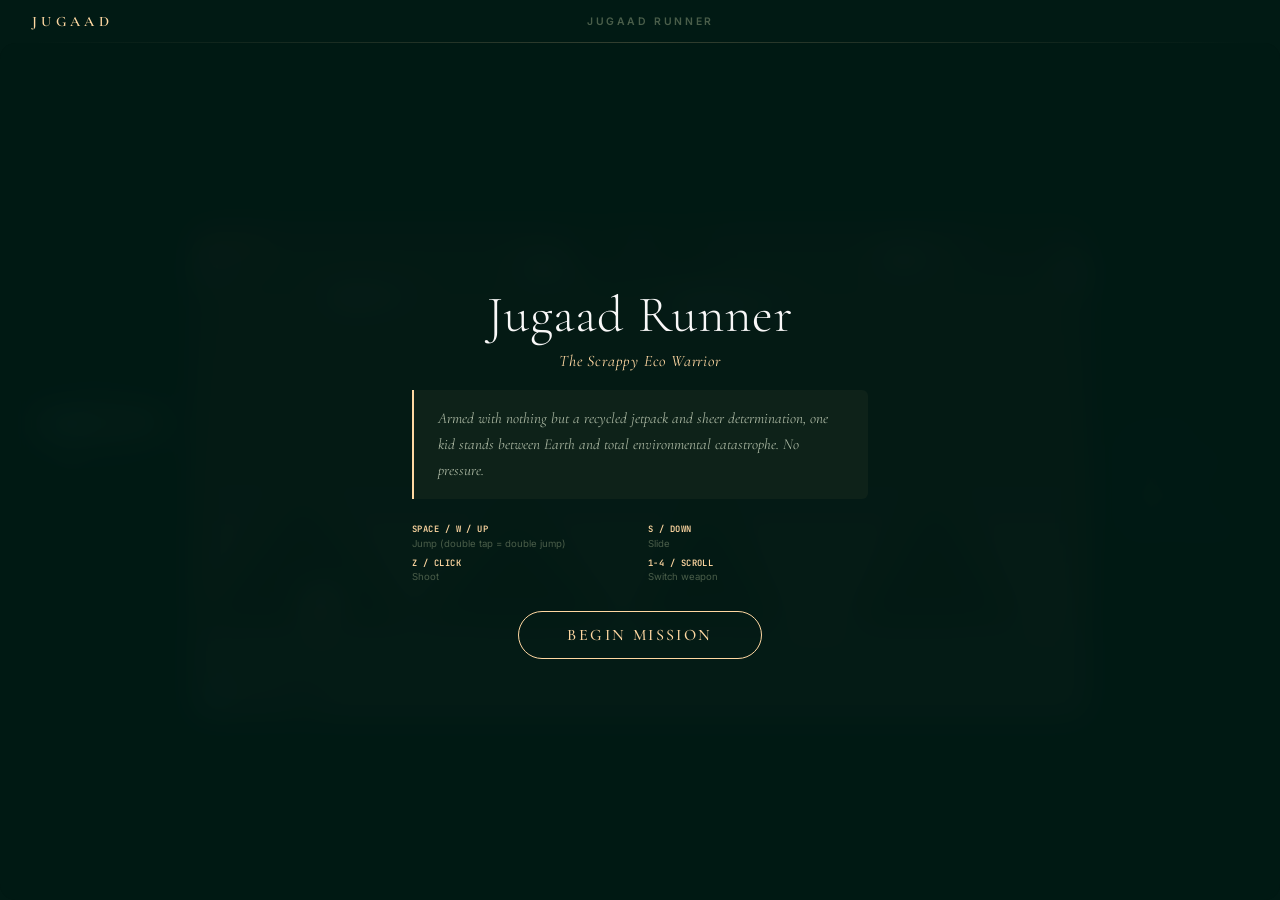
<file: static/game.html>
<!DOCTYPE html>
<html lang="en">
<head>
    <meta charset="UTF-8">
    <meta name="viewport" content="width=device-width, initial-scale=1.0">
    <title>Jugaad Runner — The Scrappy Eco Warrior</title>
    <link rel="preconnect" href="https://fonts.googleapis.com">
    <link rel="preconnect" href="https://fonts.gstatic.com" crossorigin>
    <link href="https://fonts.googleapis.com/css2?family=Cormorant+Garamond:ital,wght@0,300;0,400;0,500;0,600;0,700;1,400&family=Inter:wght@300;400;500;600&family=JetBrains+Mono:wght@400;500&display=swap" rel="stylesheet">
    <link rel="stylesheet" href="/static/css/game.css">
</head>
<body>
    <nav class="game-nav">
        <a href="/" class="nav-back">JUGAAD</a>
        <div class="nav-title">JUGAAD RUNNER</div>
        <div class="nav-spacer"></div>
    </nav>

    <div class="game-wrapper" id="game-wrapper">
        <canvas id="game-canvas"></canvas>

        <!-- HUD overlay (rendered on canvas, but weapon sidebar is HTML) -->
        <div class="weapon-sidebar" id="weapon-sidebar">
            <div class="weapon-sidebar-title">WEAPONS</div>
            <div class="weapon-slot active" data-weapon="0" id="weapon-0">
                <span class="weapon-key">1</span>
                <span class="weapon-icon weapon-icon-water"></span>
                <div class="weapon-info">
                    <span class="weapon-name">Water Cannon</span>
                    <span class="weapon-status">EQUIPPED</span>
                </div>
            </div>
            <div class="weapon-slot locked" data-weapon="1" id="weapon-1">
                <span class="weapon-key">2</span>
                <span class="weapon-icon weapon-icon-solar"></span>
                <div class="weapon-info">
                    <span class="weapon-name">Solar Beam</span>
                    <span class="weapon-status">500 PTS</span>
                </div>
            </div>
            <div class="weapon-slot locked" data-weapon="2" id="weapon-2">
                <span class="weapon-key">3</span>
                <span class="weapon-icon weapon-icon-recycle"></span>
                <div class="weapon-info">
                    <span class="weapon-name">Recycling Ray</span>
                    <span class="weapon-status">1500 PTS</span>
                </div>
            </div>
            <div class="weapon-slot locked" data-weapon="3" id="weapon-3">
                <span class="weapon-key">4</span>
                <span class="weapon-icon weapon-icon-nature"></span>
                <div class="weapon-info">
                    <span class="weapon-name">Nature's Wrath</span>
                    <span class="weapon-status">3000 PTS</span>
                </div>
            </div>
        </div>

        <!-- Controls Help (right side) -->
        <div class="controls-help" id="controls-help">
            <div class="controls-help-title">CONTROLS</div>
            <div class="control-hint">
                <span class="control-hint-key">SPACE</span>
                <span class="control-hint-desc">Jump</span>
            </div>
            <div class="control-hint">
                <span class="control-hint-key">x2</span>
                <span class="control-hint-desc">Double jump</span>
            </div>
            <div class="control-hint">
                <span class="control-hint-key">S / DOWN</span>
                <span class="control-hint-desc">Slide</span>
            </div>
            <div class="control-hint">
                <span class="control-hint-key">Z / CLICK</span>
                <span class="control-hint-desc">Shoot</span>
            </div>
            <div class="control-hint">
                <span class="control-hint-key">1-4</span>
                <span class="control-hint-desc">Switch weapon</span>
            </div>
        </div>

        <!-- Start screen overlay -->
        <div class="overlay" id="start-overlay">
            <div class="overlay-content">
                <h1 class="overlay-title">Jugaad Runner</h1>
                <p class="overlay-tagline">The Scrappy Eco Warrior</p>
                <div class="overlay-story">
                    Armed with nothing but a recycled jetpack and sheer determination, one kid stands between Earth and total environmental catastrophe. No pressure.
                </div>
                <div class="overlay-controls">
                    <div class="control-group">
                        <span class="control-key">SPACE / W / UP</span>
                        <span class="control-desc">Jump (double tap = double jump)</span>
                    </div>
                    <div class="control-group">
                        <span class="control-key">S / DOWN</span>
                        <span class="control-desc">Slide</span>
                    </div>
                    <div class="control-group">
                        <span class="control-key">Z / CLICK</span>
                        <span class="control-desc">Shoot</span>
                    </div>
                    <div class="control-group">
                        <span class="control-key">1-4 / SCROLL</span>
                        <span class="control-desc">Switch weapon</span>
                    </div>
                </div>
                <button class="btn-play" id="btn-start">BEGIN MISSION</button>
            </div>
        </div>

        <!-- Game over overlay -->
        <div class="overlay hidden" id="gameover-overlay">
            <div class="overlay-content">
                <h1 class="overlay-title gameover-title" id="gameover-title">GAME OVER</h1>
                <p class="death-quip" id="death-quip"></p>
                <div class="gameover-stats">
                    <div class="gameover-stat">
                        <span class="gameover-stat-value" id="final-score">0</span>
                        <span class="gameover-stat-label">SCORE</span>
                    </div>
                    <div class="gameover-stat">
                        <span class="gameover-stat-value" id="final-distance">0m</span>
                        <span class="gameover-stat-label">DISTANCE</span>
                    </div>
                    <div class="gameover-stat">
                        <span class="gameover-stat-value" id="final-kills">0</span>
                        <span class="gameover-stat-label">ENEMIES</span>
                    </div>
                    <div class="gameover-stat">
                        <span class="gameover-stat-value" id="final-combo">0x</span>
                        <span class="gameover-stat-label">BEST COMBO</span>
                    </div>
                </div>
                <div class="eco-fact" id="eco-fact"></div>
                <div class="gameover-buttons">
                    <button class="btn-play" id="btn-restart">PLAY AGAIN</button>
                    <a href="/" class="btn-back">BACK TO JUGAAD</a>
                </div>
            </div>
        </div>

        <!-- Weapon unlock notification -->
        <div class="weapon-unlock hidden" id="weapon-unlock">
            <div class="weapon-unlock-inner">
                <span class="weapon-unlock-label">WEAPON UNLOCKED</span>
                <span class="weapon-unlock-name" id="weapon-unlock-name"></span>
            </div>
        </div>
    </div>

    <script src="/static/js/game.js"></script>
</body>
</html>
</file>
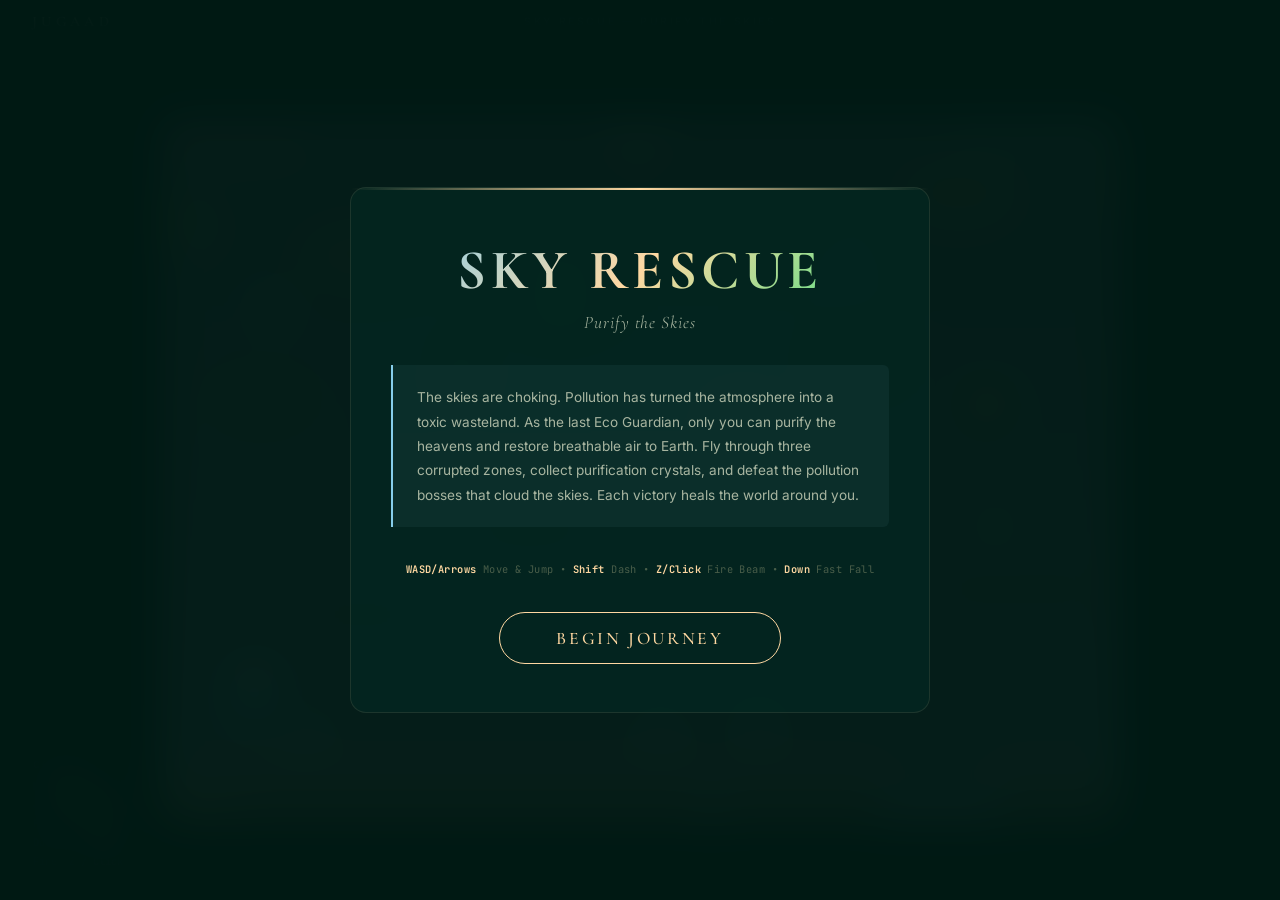
<file: static/skyrescue.html>
<!DOCTYPE html>
<html lang="en">
<head>
    <meta charset="UTF-8">
    <meta name="viewport" content="width=device-width, initial-scale=1.0">
    <title>Sky Rescue — Purify the Skies</title>
    <link rel="preconnect" href="https://fonts.googleapis.com">
    <link rel="preconnect" href="https://fonts.gstatic.com" crossorigin>
    <link href="https://fonts.googleapis.com/css2?family=Cormorant+Garamond:ital,wght@0,300;0,400;0,500;0,600;0,700;1,400&family=Inter:wght@300;400;500;600&family=JetBrains+Mono:wght@400;500&display=swap" rel="stylesheet">
    <link rel="stylesheet" href="/static/css/skyrescue.css">
</head>
<body>
    <nav class="game-nav">
        <a href="/" class="nav-back">JUGAAD</a>
        <div class="nav-title">SKY RESCUE — PURIFY THE SKIES</div>
        <div class="nav-spacer"></div>
    </nav>

    <div class="game-wrapper">
        <canvas id="game-canvas"></canvas>
    </div>

    <!-- Controls Help -->
    <div class="controls-help" id="controls-help">
        <h4>Controls</h4>
        <div class="control-row"><span class="label">Move</span><span class="keys">A/D, Arrows</span></div>
        <div class="control-row"><span class="label">Jump</span><span class="keys">W/Space/Up</span></div>
        <div class="control-row"><span class="label">Fast Fall</span><span class="keys">S/Down</span></div>
        <div class="control-row"><span class="label">Dash</span><span class="keys">Shift</span></div>
        <div class="control-row"><span class="label">Fire</span><span class="keys">Z / Click</span></div>
    </div>

    <!-- Start Screen -->
    <div class="start-overlay" id="start-overlay">
        <div class="start-content">
            <h1 class="start-title">SKY RESCUE</h1>
            <p class="start-subtitle">Purify the Skies</p>
            <div class="start-story">
                The skies are choking. Pollution has turned the atmosphere into a toxic wasteland.
                As the last Eco Guardian, only you can purify the heavens and restore breathable air
                to Earth. Fly through three corrupted zones, collect purification crystals, and defeat
                the pollution bosses that cloud the skies. Each victory heals the world around you.
            </div>
            <div class="start-controls">
                <span class="key">WASD/Arrows</span> Move &amp; Jump &bull;
                <span class="key">Shift</span> Dash &bull;
                <span class="key">Z/Click</span> Fire Beam &bull;
                <span class="key">Down</span> Fast Fall
            </div>
            <button class="btn-start" id="btn-start">BEGIN JOURNEY</button>
        </div>
    </div>

    <!-- Game Over Overlay -->
    <div class="end-overlay" id="gameover-overlay">
        <div class="end-content">
            <h2 class="end-title defeat" id="gameover-title">SKIES DARKEN</h2>
            <p class="end-subtitle" id="gameover-subtitle">The pollution prevails... for now.</p>
            <div class="end-stats" id="gameover-stats"></div>
            <div class="eco-fact" id="gameover-fact"></div>
            <div class="end-buttons">
                <button class="btn-retry" id="btn-retry">TRY AGAIN</button>
                <a href="/" class="btn-home">Return Home</a>
            </div>
        </div>
    </div>

    <!-- Victory Overlay -->
    <div class="end-overlay" id="victory-overlay">
        <div class="end-content">
            <h2 class="end-title victory">SKIES RESTORED</h2>
            <p class="end-subtitle">The Eco Guardian has purified the atmosphere.</p>
            <div class="end-stats" id="victory-stats"></div>
            <div class="eco-fact" id="victory-fact"></div>
            <div class="end-buttons">
                <button class="btn-retry" id="btn-replay">PLAY AGAIN</button>
                <a href="/" class="btn-home">Return Home</a>
            </div>
        </div>
    </div>

    <script src="/static/js/skyrescue.js"></script>
</body>
</html>
</file>
<file: static/css/game.css>
/* ==========================================================================
   Jugaad Runner — Game Page Styles
   Matches the premium dark Jugaad aesthetic
   ========================================================================== */

*, *::before, *::after { margin: 0; padding: 0; box-sizing: border-box; }

:root {
    --bg-deep:      #011a14;
    --bg-primary:   #022b23;
    --border:       rgba(255, 216, 162, 0.1);
    --border-glow:  rgba(255, 216, 162, 0.2);
    --text-primary: #f9f8f8;
    --text-secondary: #a8b5a0;
    --text-dim:     #4a5e4a;
    --gold:         #ffd8a2;
    --gold-bright:  #ffe4b5;
    --gold-glow:    rgba(255, 216, 162, 0.3);

    --font-display: 'Cormorant Garamond', Georgia, serif;
    --font-body:    'Inter', -apple-system, BlinkMacSystemFont, sans-serif;
    --font-mono:    'JetBrains Mono', 'Consolas', monospace;

    --radius:    16px;
    --radius-sm: 10px;
    --radius-xs: 6px;
}

html, body {
    height: 100%;
    overflow: hidden;
}

body {
    font-family: var(--font-body);
    background: var(--bg-deep);
    color: var(--text-primary);
    display: flex;
    flex-direction: column;
}

/* --- Navigation --- */
.game-nav {
    display: flex;
    align-items: center;
    justify-content: space-between;
    padding: 0.8rem 2rem;
    position: relative;
    z-index: 20;
    flex-shrink: 0;
}

.game-nav::after {
    content: '';
    position: absolute;
    bottom: 0;
    left: 2rem;
    right: 2rem;
    height: 1px;
    background: linear-gradient(90deg, transparent, var(--border-glow), transparent);
}

.nav-back {
    font-family: var(--font-display);
    font-size: 0.9rem;
    font-weight: 600;
    letter-spacing: 0.3em;
    color: var(--gold);
    text-decoration: none;
    transition: opacity 0.3s ease;
}

.nav-back:hover { opacity: 0.7; }

.nav-title {
    font-family: var(--font-body);
    font-size: 0.65rem;
    font-weight: 600;
    letter-spacing: 0.25em;
    color: var(--text-dim);
    text-transform: uppercase;
}

.nav-spacer { width: 60px; }

/* --- Game Wrapper --- */
.game-wrapper {
    flex: 1;
    display: flex;
    align-items: center;
    justify-content: center;
    position: relative;
    padding: 0.5rem;
    min-height: 0;
}

#game-canvas {
    display: block;
    width: 100%;
    max-width: 900px;
    border-radius: var(--radius);
    border: 1px solid var(--border);
    background: #0a0a0a;
    cursor: crosshair;
}

/* --- Weapon Sidebar --- */
.weapon-sidebar {
    position: absolute;
    left: max(0.5rem, calc(50% - 450px - 170px));
    top: 50%;
    transform: translateY(-50%);
    width: 155px;
    background: rgba(1, 26, 20, 0.85);
    backdrop-filter: blur(12px);
    border: 1px solid var(--border);
    border-radius: var(--radius-sm);
    padding: 0.6rem;
    z-index: 10;
    display: flex;
    flex-direction: column;
    gap: 0.35rem;
}

.weapon-sidebar-title {
    font-family: var(--font-body);
    font-size: 0.5rem;
    font-weight: 600;
    letter-spacing: 0.25em;
    color: var(--text-dim);
    text-align: center;
    padding-bottom: 0.4rem;
    border-bottom: 1px solid var(--border);
    margin-bottom: 0.15rem;
}

.weapon-slot {
    display: flex;
    align-items: center;
    gap: 0.45rem;
    padding: 0.4rem 0.5rem;
    border-radius: var(--radius-xs);
    cursor: pointer;
    transition: all 0.2s ease;
    border: 1px solid transparent;
}

.weapon-slot:hover { background: rgba(255, 216, 162, 0.06); }

.weapon-slot.active {
    background: rgba(255, 216, 162, 0.12);
    border-color: var(--gold);
}

.weapon-slot.locked {
    opacity: 0.35;
    cursor: default;
    pointer-events: none;
}

.weapon-slot.unlocked { opacity: 1; pointer-events: auto; }

.weapon-key {
    font-family: var(--font-mono);
    font-size: 0.55rem;
    font-weight: 600;
    color: var(--text-dim);
    background: rgba(255, 255, 255, 0.08);
    padding: 0.1rem 0.3rem;
    border-radius: 3px;
    min-width: 1rem;
    text-align: center;
}

.weapon-icon {
    width: 14px;
    height: 14px;
    border-radius: 50%;
    flex-shrink: 0;
}

.weapon-icon-water { background: #4fc3f7; box-shadow: 0 0 6px rgba(79, 195, 247, 0.5); }
.weapon-icon-solar { background: #ffd54f; box-shadow: 0 0 6px rgba(255, 213, 79, 0.5); }
.weapon-icon-recycle { background: #66bb6a; box-shadow: 0 0 6px rgba(102, 187, 106, 0.5); }
.weapon-icon-nature { background: #8bc34a; box-shadow: 0 0 6px rgba(139, 195, 74, 0.5); }

.weapon-info {
    display: flex;
    flex-direction: column;
    gap: 0.05rem;
    overflow: hidden;
}

.weapon-name {
    font-family: var(--font-body);
    font-size: 0.5rem;
    font-weight: 500;
    color: var(--text-secondary);
    text-transform: uppercase;
    letter-spacing: 0.03em;
    white-space: nowrap;
}

.weapon-slot.active .weapon-name { color: var(--gold); }

.weapon-status {
    font-family: var(--font-mono);
    font-size: 0.4rem;
    color: var(--text-dim);
    letter-spacing: 0.05em;
}

.weapon-slot.active .weapon-status { color: var(--gold-bright); }

/* --- Overlays (Start / Game Over) --- */
.overlay {
    position: absolute;
    inset: 0;
    display: flex;
    align-items: center;
    justify-content: center;
    background: rgba(1, 26, 20, 0.92);
    backdrop-filter: blur(16px);
    border-radius: var(--radius);
    z-index: 50;
    animation: overlay-in 0.5s ease;
}

.overlay.hidden { display: none; }

@keyframes overlay-in {
    from { opacity: 0; }
    to   { opacity: 1; }
}

.overlay-content {
    text-align: center;
    max-width: 520px;
    padding: 2rem;
}

.overlay-title {
    font-family: var(--font-display);
    font-size: clamp(2rem, 5vw, 3.2rem);
    font-weight: 300;
    color: var(--text-primary);
    letter-spacing: 0.02em;
    margin-bottom: 0.3rem;
}

.overlay-tagline {
    font-family: var(--font-display);
    font-size: 1rem;
    font-weight: 400;
    font-style: italic;
    color: var(--gold);
    margin-bottom: 1.2rem;
    letter-spacing: 0.05em;
}

.overlay-story {
    font-family: var(--font-display);
    font-size: 0.95rem;
    font-weight: 400;
    font-style: italic;
    color: var(--text-secondary);
    line-height: 1.7;
    padding: 1rem 1.5rem;
    margin-bottom: 1.5rem;
    background: rgba(255, 216, 162, 0.04);
    border-left: 2px solid var(--gold);
    border-radius: 0 var(--radius-xs) var(--radius-xs) 0;
    text-align: left;
}

.overlay-controls {
    display: grid;
    grid-template-columns: 1fr 1fr;
    gap: 0.5rem 1rem;
    margin-bottom: 1.8rem;
    text-align: left;
}

.control-group {
    display: flex;
    flex-direction: column;
    gap: 0.15rem;
}

.control-key {
    font-family: var(--font-mono);
    font-size: 0.55rem;
    font-weight: 600;
    color: var(--gold);
    letter-spacing: 0.05em;
}

.control-desc {
    font-family: var(--font-body);
    font-size: 0.6rem;
    color: var(--text-dim);
}

.gameover-title { color: #ef4444; }

.death-quip {
    font-family: var(--font-display);
    font-size: 1.05rem;
    font-weight: 400;
    font-style: italic;
    color: var(--gold);
    margin-bottom: 1.5rem;
    line-height: 1.5;
}

/* --- Buttons --- */
.btn-play {
    font-family: var(--font-display);
    font-size: 1rem;
    font-weight: 500;
    letter-spacing: 0.15em;
    padding: 0.8rem 3rem;
    border: 1px solid var(--gold);
    border-radius: 50px;
    background: transparent;
    color: var(--gold);
    cursor: pointer;
    transition: all 0.35s cubic-bezier(0.4, 0, 0.2, 1);
}

.btn-play:hover {
    background: var(--gold);
    color: var(--bg-deep);
    box-shadow: 0 0 40px var(--gold-glow);
    transform: translateY(-2px);
}

.btn-back {
    display: inline-block;
    font-family: var(--font-body);
    font-size: 0.7rem;
    font-weight: 500;
    letter-spacing: 0.1em;
    text-transform: uppercase;
    padding: 0.6rem 1.5rem;
    border: 1px solid var(--border);
    border-radius: 50px;
    background: transparent;
    color: var(--text-dim);
    text-decoration: none;
    cursor: pointer;
    transition: all 0.3s ease;
}

.btn-back:hover {
    border-color: var(--text-secondary);
    color: var(--text-secondary);
}

/* --- Game Over Stats --- */
.gameover-stats {
    display: flex;
    gap: 1.5rem;
    justify-content: center;
    margin-bottom: 1.5rem;
    flex-wrap: wrap;
}

.gameover-stat {
    display: flex;
    flex-direction: column;
    align-items: center;
    gap: 0.25rem;
}

.gameover-stat-value {
    font-family: var(--font-display);
    font-size: 1.8rem;
    font-weight: 600;
    color: var(--gold);
}

.gameover-stat-label {
    font-family: var(--font-body);
    font-size: 0.5rem;
    font-weight: 600;
    letter-spacing: 0.2em;
    color: var(--text-dim);
    text-transform: uppercase;
}

/* --- Eco Fact --- */
.eco-fact {
    font-family: var(--font-display);
    font-size: 0.9rem;
    font-weight: 400;
    font-style: italic;
    color: var(--text-secondary);
    line-height: 1.6;
    padding: 0.8rem 1.2rem;
    margin-bottom: 1.5rem;
    background: rgba(255, 216, 162, 0.04);
    border-left: 2px solid var(--gold);
    border-radius: 0 var(--radius-xs) var(--radius-xs) 0;
    text-align: left;
}

.gameover-buttons {
    display: flex;
    gap: 1rem;
    justify-content: center;
    align-items: center;
    flex-wrap: wrap;
}

/* --- Weapon Unlock Notification --- */
.weapon-unlock {
    position: absolute;
    top: 50%;
    left: 50%;
    transform: translate(-50%, -50%);
    z-index: 60;
    pointer-events: none;
    animation: unlock-pop 2.5s ease forwards;
}

.weapon-unlock.hidden { display: none; }

.weapon-unlock-inner {
    display: flex;
    flex-direction: column;
    align-items: center;
    gap: 0.3rem;
    padding: 1rem 2.5rem;
    background: rgba(1, 26, 20, 0.9);
    border: 2px solid var(--gold);
    border-radius: var(--radius);
    box-shadow: 0 0 60px var(--gold-glow), 0 0 120px rgba(255, 216, 162, 0.15);
}

.weapon-unlock-label {
    font-family: var(--font-body);
    font-size: 0.55rem;
    font-weight: 600;
    letter-spacing: 0.3em;
    color: var(--text-dim);
}

.weapon-unlock-name {
    font-family: var(--font-display);
    font-size: 1.5rem;
    font-weight: 600;
    color: var(--gold);
    letter-spacing: 0.05em;
}

@keyframes unlock-pop {
    0%   { opacity: 0; transform: translate(-50%, -50%) scale(0.5); }
    15%  { opacity: 1; transform: translate(-50%, -50%) scale(1.1); }
    25%  { transform: translate(-50%, -50%) scale(1); }
    75%  { opacity: 1; }
    100% { opacity: 0; transform: translate(-50%, -60%) scale(0.95); }
}

/* --- Controls Help (visible during gameplay) --- */
.controls-help {
    position: absolute;
    right: max(0.5rem, calc(50% - 450px - 170px));
    top: 50%;
    transform: translateY(-50%);
    width: 155px;
    background: rgba(1, 26, 20, 0.85);
    backdrop-filter: blur(12px);
    border: 1px solid var(--border);
    border-radius: var(--radius-sm);
    padding: 0.6rem;
    z-index: 10;
    display: flex;
    flex-direction: column;
    gap: 0.25rem;
}

.controls-help-title {
    font-family: var(--font-body);
    font-size: 0.5rem;
    font-weight: 600;
    letter-spacing: 0.25em;
    color: var(--text-dim);
    text-align: center;
    padding-bottom: 0.4rem;
    border-bottom: 1px solid var(--border);
    margin-bottom: 0.15rem;
}

.control-hint {
    display: flex;
    align-items: center;
    gap: 0.4rem;
    padding: 0.2rem 0.3rem;
}

.control-hint-key {
    font-family: var(--font-mono);
    font-size: 0.5rem;
    font-weight: 600;
    color: var(--text-dim);
    background: rgba(255, 255, 255, 0.08);
    padding: 0.1rem 0.35rem;
    border-radius: 3px;
    min-width: 2.5rem;
    text-align: center;
}

.control-hint-desc {
    font-family: var(--font-body);
    font-size: 0.5rem;
    color: var(--text-secondary);
    text-transform: uppercase;
    letter-spacing: 0.03em;
}

/* --- Responsive --- */
@media (max-width: 1200px) {
    .weapon-sidebar {
        left: 0.5rem;
        top: auto;
        bottom: 0.5rem;
        transform: none;
        width: 140px;
    }

    .controls-help {
        display: none;
    }
}

@media (max-width: 600px) {
    .game-nav { padding: 0.6rem 1rem; }
    .game-nav::after { left: 1rem; right: 1rem; }
    .overlay-content { padding: 1.5rem; }
    .overlay-controls { grid-template-columns: 1fr; }
    .gameover-stats { gap: 1rem; }
    .gameover-stat-value { font-size: 1.5rem; }
    .weapon-sidebar { display: none; }
}
</file>
<file: static/css/skyrescue.css>
/* ==========================================================================
   Sky Rescue — Purify the Skies
   Matches the premium dark Jugaad aesthetic
   ========================================================================== */

*, *::before, *::after { margin: 0; padding: 0; box-sizing: border-box; }

:root {
    --bg-deep:      #011a14;
    --bg-primary:   #022b23;
    --border:       rgba(255, 216, 162, 0.1);
    --border-glow:  rgba(255, 216, 162, 0.2);
    --text-primary: #f9f8f8;
    --text-secondary: #a8b5a0;
    --text-dim:     #4a5e4a;
    --gold:         #ffd8a2;
    --gold-bright:  #ffe4b5;
    --gold-glow:    rgba(255, 216, 162, 0.3);

    --font-display: 'Cormorant Garamond', Georgia, serif;
    --font-body:    'Inter', -apple-system, BlinkMacSystemFont, sans-serif;
    --font-mono:    'JetBrains Mono', 'Consolas', monospace;

    --radius:    16px;
    --radius-sm: 10px;
    --radius-xs: 6px;
}

html, body {
    height: 100%;
    overflow: hidden;
}

body {
    font-family: var(--font-body);
    background: var(--bg-deep);
    color: var(--text-primary);
    display: flex;
    flex-direction: column;
}

/* --- Navigation --- */
.game-nav {
    display: flex;
    align-items: center;
    justify-content: space-between;
    padding: 0.8rem 2rem;
    position: relative;
    z-index: 20;
    flex-shrink: 0;
}

.game-nav::after {
    content: '';
    position: absolute;
    bottom: 0;
    left: 2rem;
    right: 2rem;
    height: 1px;
    background: linear-gradient(90deg, transparent, var(--border-glow), transparent);
}

.nav-back {
    font-family: var(--font-display);
    font-size: 0.9rem;
    font-weight: 600;
    letter-spacing: 0.3em;
    color: var(--gold);
    text-decoration: none;
    transition: opacity 0.3s ease;
}

.nav-back:hover {
    opacity: 0.7;
}

.nav-title {
    font-family: var(--font-body);
    font-size: 0.65rem;
    font-weight: 600;
    letter-spacing: 0.25em;
    color: var(--text-dim);
    text-transform: uppercase;
}

.nav-spacer {
    width: 60px;
}

/* --- Game Wrapper --- */
.game-wrapper {
    flex: 1;
    display: flex;
    align-items: center;
    justify-content: center;
    position: relative;
    padding: 0.5rem;
    min-height: 0;
}

#game-canvas {
    display: block;
    width: 100%;
    max-width: 960px;
    border-radius: var(--radius);
    border: 1px solid var(--border);
    background: #0a0a0a;
    cursor: crosshair;
}

/* --- Start Overlay --- */
.start-overlay {
    position: fixed;
    inset: 0;
    display: flex;
    align-items: center;
    justify-content: center;
    background: rgba(1, 26, 20, 0.92);
    backdrop-filter: blur(20px);
    z-index: 100;
    animation: overlay-in 0.6s ease;
}

.start-overlay.hidden {
    display: none !important;
}

@keyframes overlay-in {
    from { opacity: 0; }
    to   { opacity: 1; }
}

.start-content {
    text-align: center;
    max-width: 580px;
    padding: 3rem 2.5rem;
    background: rgba(2, 43, 35, 0.6);
    border: 1px solid var(--border);
    border-radius: var(--radius);
    position: relative;
}

.start-content::before {
    content: '';
    position: absolute;
    top: 0; left: 0; right: 0;
    height: 2px;
    background: linear-gradient(90deg, transparent, var(--gold), transparent);
}

.start-title {
    font-family: var(--font-display);
    font-size: clamp(2.5rem, 6vw, 3.5rem);
    font-weight: 700;
    letter-spacing: 0.08em;
    margin-bottom: 0.5rem;
    background: linear-gradient(135deg, #87CEEB 0%, var(--gold) 50%, #4ade80 100%);
    -webkit-background-clip: text;
    -webkit-text-fill-color: transparent;
    background-clip: text;
    animation: sky-title-glow 4s ease-in-out infinite;
}

@keyframes sky-title-glow {
    0%, 100% { filter: brightness(1); }
    50% { filter: brightness(1.3); }
}

.start-subtitle {
    font-family: var(--font-display);
    font-size: 1.1rem;
    font-weight: 300;
    font-style: italic;
    color: var(--text-secondary);
    margin-bottom: 2rem;
    letter-spacing: 0.05em;
}

.start-story {
    font-family: var(--font-body);
    font-size: 0.85rem;
    color: var(--text-secondary);
    margin-bottom: 2rem;
    line-height: 1.8;
    text-align: left;
    padding: 1.25rem 1.5rem;
    background: rgba(135, 206, 235, 0.06);
    border-left: 2px solid #87CEEB;
    border-radius: 0 var(--radius-xs) var(--radius-xs) 0;
}

.start-controls {
    font-family: var(--font-mono);
    font-size: 0.65rem;
    color: var(--text-dim);
    line-height: 2;
    margin-bottom: 2rem;
    letter-spacing: 0.04em;
}

.start-controls .key {
    color: var(--gold);
    font-weight: 600;
}

.btn-start {
    font-family: var(--font-display);
    font-size: 1.1rem;
    font-weight: 500;
    letter-spacing: 0.15em;
    padding: 0.9rem 3.5rem;
    border: 1px solid var(--gold);
    border-radius: 50px;
    background: transparent;
    color: var(--gold);
    cursor: pointer;
    transition: all 0.35s cubic-bezier(0.4, 0, 0.2, 1);
}

.btn-start:hover {
    background: var(--gold);
    color: var(--bg-deep);
    box-shadow: 0 0 40px var(--gold-glow);
    transform: translateY(-2px);
}

/* --- Game Over / Victory Overlay --- */
.end-overlay {
    position: fixed;
    inset: 0;
    display: none;
    align-items: center;
    justify-content: center;
    background: rgba(1, 26, 20, 0.92);
    backdrop-filter: blur(16px);
    z-index: 100;
}

.end-overlay.active {
    display: flex;
    animation: overlay-in 0.5s ease;
}

.end-content {
    text-align: center;
    max-width: 540px;
    padding: 2.5rem 2rem;
    background: rgba(2, 43, 35, 0.6);
    border: 1px solid var(--border);
    border-radius: var(--radius);
    position: relative;
}

.end-content::before {
    content: '';
    position: absolute;
    top: 0; left: 0; right: 0;
    height: 2px;
    background: linear-gradient(90deg, transparent, var(--gold), transparent);
}

.end-title {
    font-family: var(--font-display);
    font-size: clamp(2rem, 5vw, 3rem);
    font-weight: 300;
    color: var(--text-primary);
    letter-spacing: 0.02em;
    margin-bottom: 0.5rem;
}

.end-title.defeat {
    color: #ef4444;
}

.end-title.victory {
    background: linear-gradient(135deg, #87CEEB, var(--gold), #4ade80);
    -webkit-background-clip: text;
    -webkit-text-fill-color: transparent;
    background-clip: text;
}

.end-subtitle {
    font-family: var(--font-display);
    font-size: 1rem;
    font-weight: 300;
    font-style: italic;
    color: var(--text-secondary);
    margin-bottom: 1.5rem;
}

.end-stats {
    display: flex;
    gap: 1.5rem;
    justify-content: center;
    flex-wrap: wrap;
    margin-bottom: 1.5rem;
}

.end-stat {
    display: flex;
    flex-direction: column;
    align-items: center;
    gap: 0.2rem;
}

.end-stat-value {
    font-family: var(--font-display);
    font-size: 1.8rem;
    font-weight: 600;
    color: var(--gold);
}

.end-stat-label {
    font-family: var(--font-body);
    font-size: 0.55rem;
    font-weight: 600;
    letter-spacing: 0.2em;
    color: var(--text-dim);
    text-transform: uppercase;
}

.eco-fact {
    font-family: var(--font-display);
    font-size: 0.9rem;
    font-weight: 400;
    font-style: italic;
    color: var(--text-secondary);
    line-height: 1.6;
    padding: 1rem 1.25rem;
    margin-bottom: 1.5rem;
    background: rgba(255, 216, 162, 0.04);
    border-left: 2px solid var(--gold);
    border-radius: 0 var(--radius-xs) var(--radius-xs) 0;
    text-align: left;
}

.end-buttons {
    display: flex;
    gap: 1rem;
    justify-content: center;
    align-items: center;
    flex-wrap: wrap;
}

.btn-retry {
    font-family: var(--font-display);
    font-size: 1rem;
    font-weight: 500;
    letter-spacing: 0.15em;
    padding: 0.8rem 3rem;
    border: 1px solid var(--gold);
    border-radius: 50px;
    background: transparent;
    color: var(--gold);
    cursor: pointer;
    transition: all 0.35s cubic-bezier(0.4, 0, 0.2, 1);
}

.btn-retry:hover {
    background: var(--gold);
    color: var(--bg-deep);
    box-shadow: 0 0 40px var(--gold-glow);
    transform: translateY(-2px);
}

.btn-home {
    display: inline-block;
    font-family: var(--font-body);
    font-size: 0.7rem;
    font-weight: 500;
    letter-spacing: 0.1em;
    text-transform: uppercase;
    padding: 0.6rem 1.5rem;
    border: 1px solid var(--border);
    border-radius: 50px;
    background: transparent;
    color: var(--text-dim);
    text-decoration: none;
    cursor: pointer;
    transition: all 0.3s ease;
}

.btn-home:hover {
    border-color: var(--text-secondary);
    color: var(--text-secondary);
}

/* --- Controls Help --- */
.controls-help {
    position: fixed;
    bottom: 16px;
    left: 16px;
    background: rgba(1, 26, 20, 0.85);
    backdrop-filter: blur(10px);
    border: 1px solid var(--border);
    border-radius: var(--radius-sm);
    padding: 0.8rem 1rem;
    font-family: var(--font-mono);
    font-size: 0.65rem;
    color: var(--text-dim);
    z-index: 30;
    opacity: 0.7;
    transition: opacity 0.3s ease;
    max-width: 220px;
}

.controls-help:hover {
    opacity: 1;
    border-color: var(--border-glow);
}

.controls-help h4 {
    font-family: var(--font-body);
    font-size: 0.6rem;
    font-weight: 600;
    letter-spacing: 0.2em;
    color: var(--gold);
    text-transform: uppercase;
    margin-bottom: 0.4rem;
}

.control-row {
    display: flex;
    justify-content: space-between;
    padding: 0.15rem 0;
}

.control-row .label {
    color: var(--text-secondary);
}

.control-row .keys {
    color: var(--gold);
    font-weight: 500;
}

/* --- Responsive --- */
@media (max-width: 600px) {
    .game-nav { padding: 0.6rem 1rem; }
    .game-nav::after { left: 1rem; right: 1rem; }
    .start-content { padding: 2rem 1.5rem; margin: 0.5rem; }
    .start-title { font-size: 2.2rem; }
    .controls-help { display: none; }
    .end-stats { gap: 1rem; }
    .end-stat-value { font-size: 1.4rem; }
}
</file>
